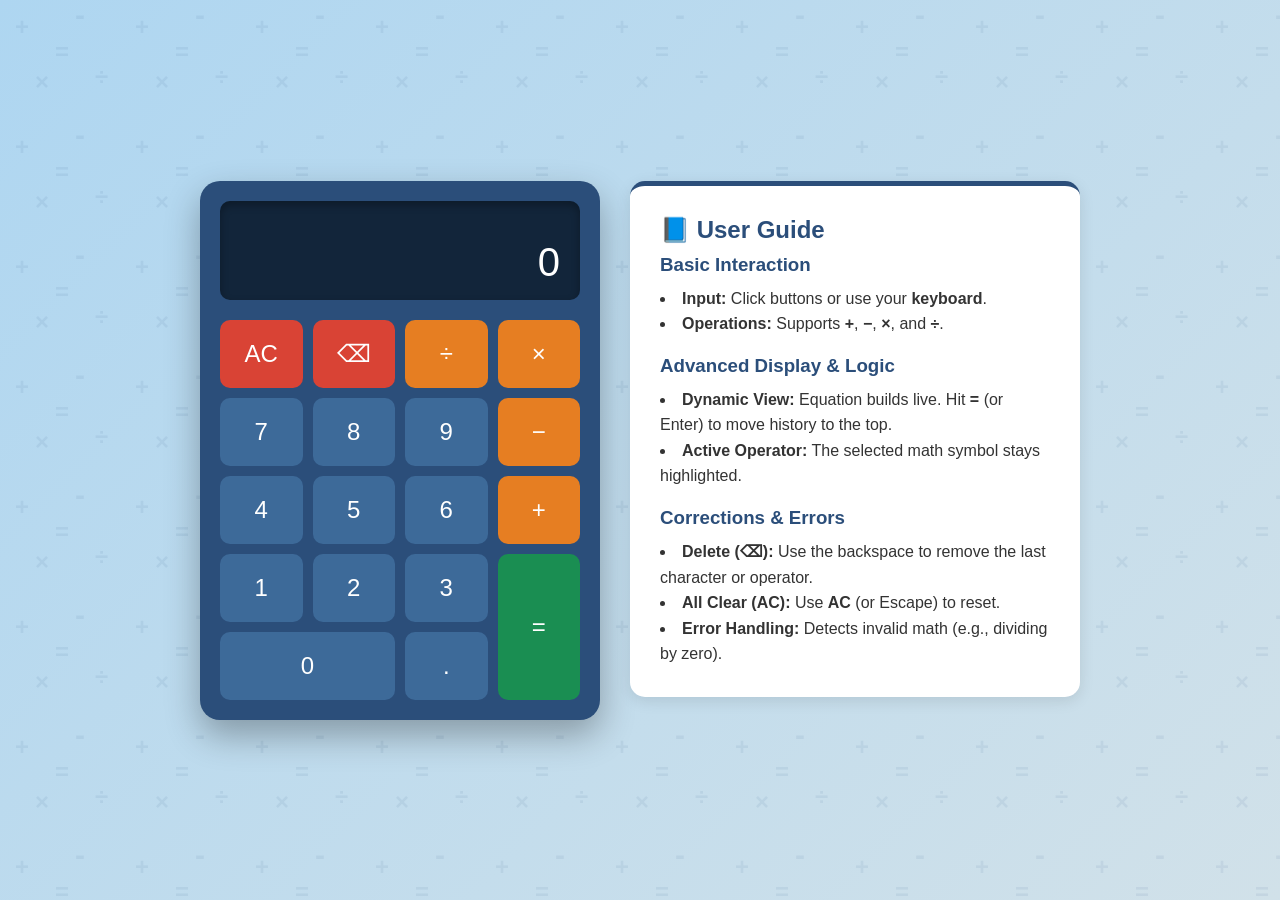
<file: Calundre/index.html>
<!DOCTYPE html>
<html lang="en">
<head>
    <meta charset="UTF-8">
    <meta name="viewport" content="width=device-width, initial-scale=1.0">
    <link rel="stylesheet" href="style.css">
    <title>Calculator Website</title>
</head>
<body>
    <main class="container">
        <div class="calculator">
            <div class="display" id="display">
                <div class="previous" id="previous-operand"></div>
                <div class="current" id="current-operand">0</div>
            </div> 
            <div class="keypad">
                <button class="btn action-btn" id="all-clear">AC</button>
                <button class="btn action-btn" id="backspace">⌫</button>
                <button class="btn operator" data-operator="/">÷</button>
                <button class="btn operator" data-operator="*">×</button>
                <button class="btn number">7</button>
                <button class="btn number">8</button>
                <button class="btn number">9</button>
                <button class="btn operator" data-operator="-">−</button>
                <button class="btn number">4</button>
                <button class="btn number">5</button>
                <button class="btn number">6</button>
                <button class="btn operator" data-operator="+">+</button>
                <button class="btn number">1</button>
                <button class="btn number">2</button>
                <button class="btn number">3</button>
                <button class="btn equals" id="equals">=</button>
                <button class="btn number zero">0</button>
                <button class="btn number dot">.</button>
            </div>
        </div>

        <section class="instructions">
            <h2>📘 User Guide</h2>
            <div class="guide-content">
                <h3>Basic Interaction</h3>
                <ul>
                    <li><strong>Input:</strong> Click buttons or use your <strong>keyboard</strong>.</li>
                    <li><strong>Operations:</strong> Supports <strong>+</strong>, <strong>−</strong>, <strong>×</strong>, and <strong>÷</strong>.</li>
                </ul>
                <br>
                <h3>Advanced Display & Logic</h3>
                <ul>
                    <li><strong>Dynamic View:</strong> Equation builds live. Hit <strong>=</strong> (or <code>Enter</code>) to move history to the top.</li>
                    <li><strong>Active Operator:</strong> The selected math symbol stays highlighted.</li>
                </ul>
                <br>
                <h3>Corrections & Errors</h3>
                <ul>
                    <li><strong>Delete (⌫):</strong> Use the backspace to remove the last character or operator.</li>
                    <li><strong>All Clear (AC):</strong> Use <strong>AC</strong> (or <code>Escape</code>) to reset.</li>
                    <li><strong>Error Handling:</strong> Detects invalid math (e.g., dividing by zero).</li>
                </ul>
            </div>
        </section>
    </main>
    <script src="script.js"></script>
</body>
</html>
</file>
<file: Calundre/style.css>
/* Base Styles */
        * {
            box-sizing: border-box;
            margin: 0;
            padding: 0;
            font-family: 'Segoe UI', Tahoma, Geneva, Verdana, sans-serif;
        }

        body {
            background-image: 
                url("data:image/svg+xml,%3Csvg width='120' height='120' viewBox='0 0 120 120' xmlns='http://www.w3.org/2000/svg'%3E%3Cg fill='%232b4e7a' fill-opacity='0.08' fill-rule='evenodd'%3E%3Ctext x='15' y='35' font-family='Arial' font-size='24' font-weight='bold'%3E%2B%3C/text%3E%3Ctext x='75' y='25' font-family='Arial' font-size='30' font-weight='bold'%3E-%3C/text%3E%3Ctext x='35' y='90' font-family='Arial' font-size='24' font-weight='bold'%3E%C3%97%3C/text%3E%3Ctext x='95' y='85' font-family='Arial' font-size='24' font-weight='bold'%3E%C3%B7%3C/text%3E%3Ctext x='55' y='60' font-family='Arial' font-size='24' font-weight='bold'%3E%3D%3C/text%3E%3C/g%3E%3C/svg%3E"),
                linear-gradient(135deg, #aed6f1 0%, #d1e1e9 100%);
            background-attachment: fixed;
            display: flex;
            justify-content: center;
            align-items: center;
            min-height: 100vh;
            padding: 20px;
            color: #333;
        }

        .container {
            display: flex;
            flex-direction: row; 
            align-items: flex-start; 
            justify-content: center;
            gap: 30px;
            max-width: 900px; 
            width: 100%;
        }

        /* Calculator Body & Display */
        .calculator {
            background-color: #2b4e7a;
            border-radius: 20px;
            box-shadow: 0 15px 35px rgba(0, 0, 0, 0.3);
            width: 100%;
            max-width: 400px; 
            padding: 20px;
            overflow: hidden;
            flex: 1;
        }

        .display {
            background-color: #12253a;
            padding: 15px 20px;
            border-radius: 10px;
            margin-bottom: 20px;
            min-height: 90px;
            box-shadow: inset 0 4px 8px rgba(0,0,0,0.3);
            display: flex;
            flex-direction: column;
            align-items: flex-end;
            justify-content: space-between;
            word-wrap: break-word;
            word-break: break-all;
        }

        .previous {
            color: rgba(255, 255, 255, 0.6);
            font-size: 1.2rem;
            min-height: 1.5rem;
        }

        .current {
            color: #ffffff;
            font-size: 2.5rem;
        }

        /* Keypad & Buttons */
        .keypad {
            display: grid;
            grid-template-columns: repeat(4, 1fr);
            gap: 10px;
        }

        .btn {
            border: none;
            border-radius: 10px;
            font-size: 1.5rem;
            padding: 20px 0;
            cursor: pointer;
            background-color: #3d6a99;
            color: #ffffff;
            transition: all 0.2s ease;
        }

        .action-btn {
            background-color: #d94335;
        }

        .btn.action-btn:hover {
            background-color: #b03a2e;
        }

        .btn:hover {
            background-color: #4a7ab5;
        }

        .btn:active {
            transform: scale(0.95);
        }

        .operator {
            background-color: #e67e22;
        }

        .operator:hover {
            background-color: #cd6e1a;
        }

        .operator.active {
            background-color: #ffffff;
            color: #e67e22;
            transform: scale(0.95);
            box-shadow: inset 0 3px 5px rgba(0,0,0,0.2);
        }

        .equals {
            grid-column: 4;
            grid-row: 4 / span 2;
            background-color: #1a8e52;
        }

        .equals:hover {
            background-color: #147a46;
        }

        .zero {
            grid-column: span 2;
        }

        /* User Guide / Sidebar */
        .instructions {
            background-color: #ffffff;
            padding: 30px;
            border-radius: 15px;
            box-shadow: 0 4px 15px rgba(0,0,0,0.1);
            width: 100%;
            max-width: 450px; 
            border-top: 5px solid #2b4e7a;
            flex: 1; 
        }

        .instructions h2, .instructions h3 {
            margin-bottom: 10px;
            color: #2b4e7a;
        }

        .instructions p {
            margin-bottom: 10px;
        }

        .instructions ul {
            list-style-position: inside;
            line-height: 1.6;
        }

        /* Mobile Responsiveness  */
        @media (max-width: 850px) {
            .container {
                flex-direction: column; 
                align-items: center;
            }
            .instructions {
                margin-top: 20px; 
            }
        }

        @media (max-width: 400px) {
            .btn {
                font-size: 1.2rem;
                padding: 15px 0;
            }
            .current {
                font-size: 2rem;
            }
        }
</file>
